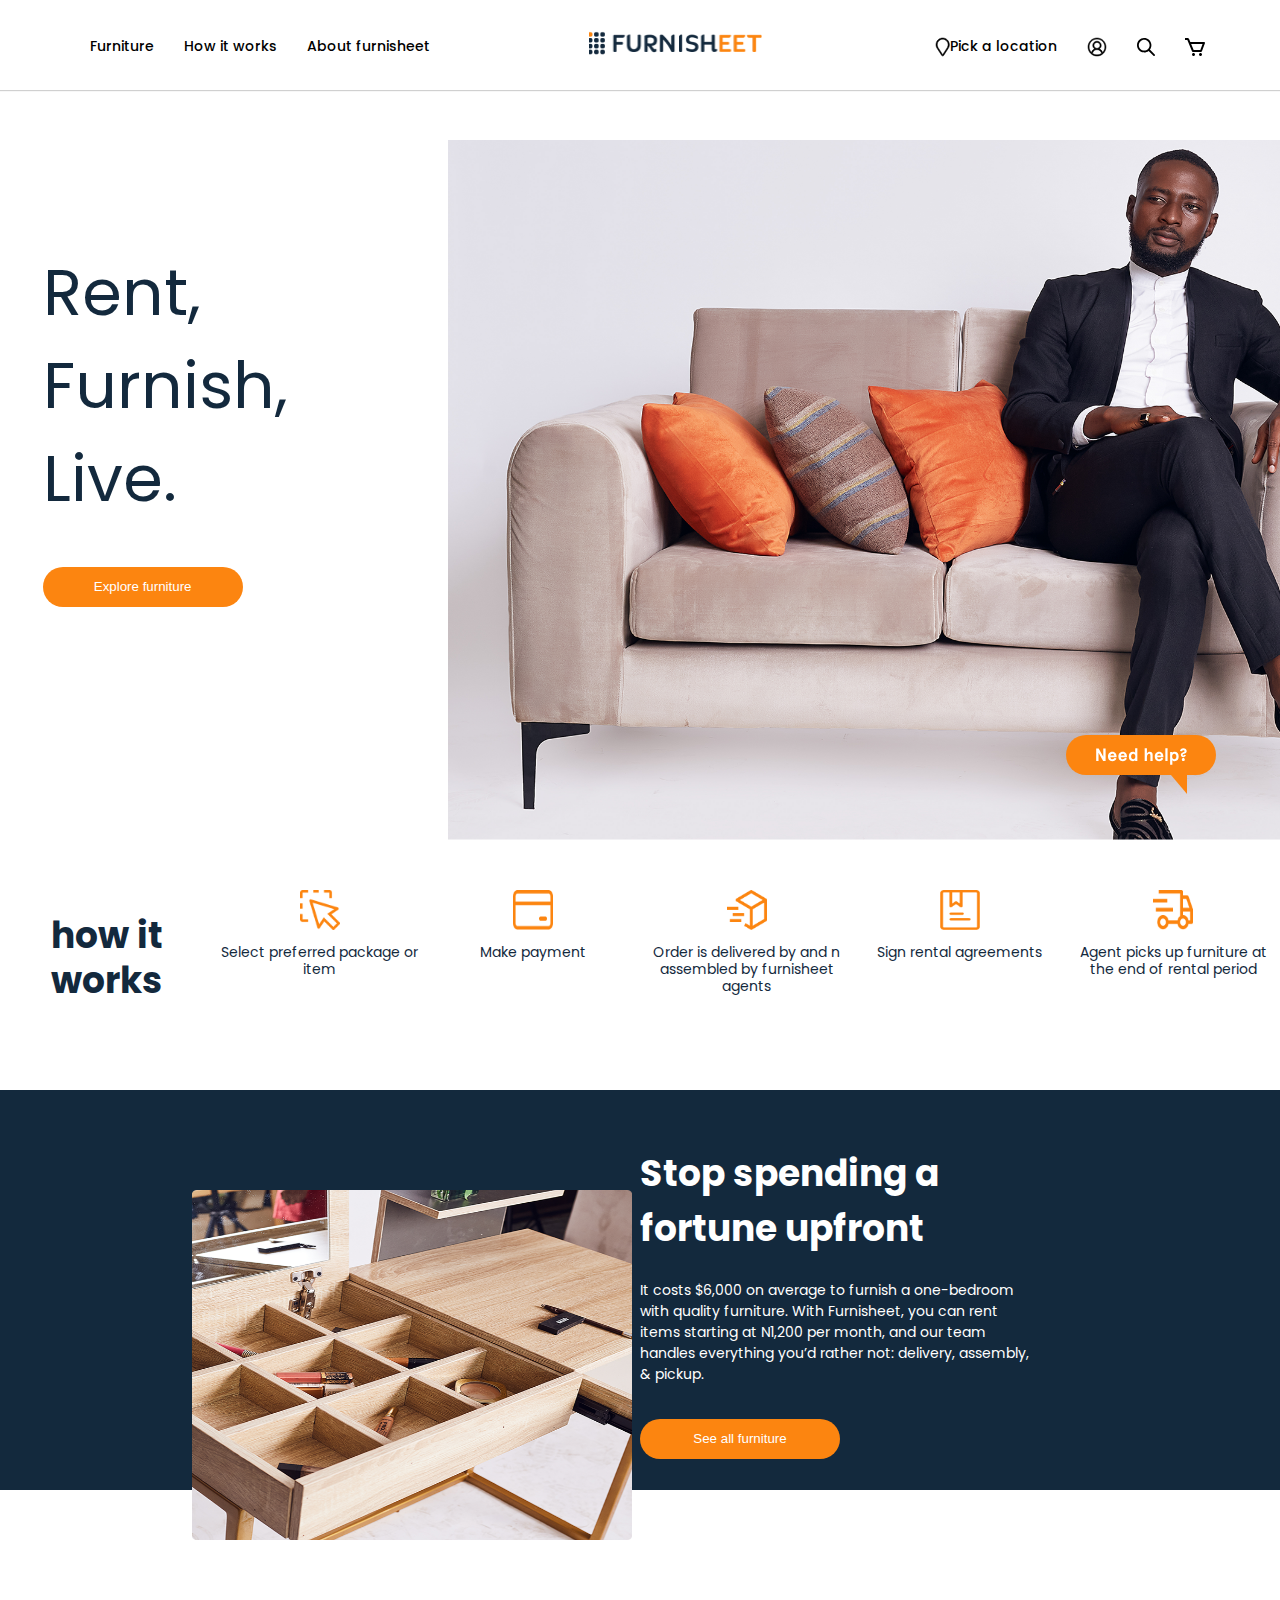
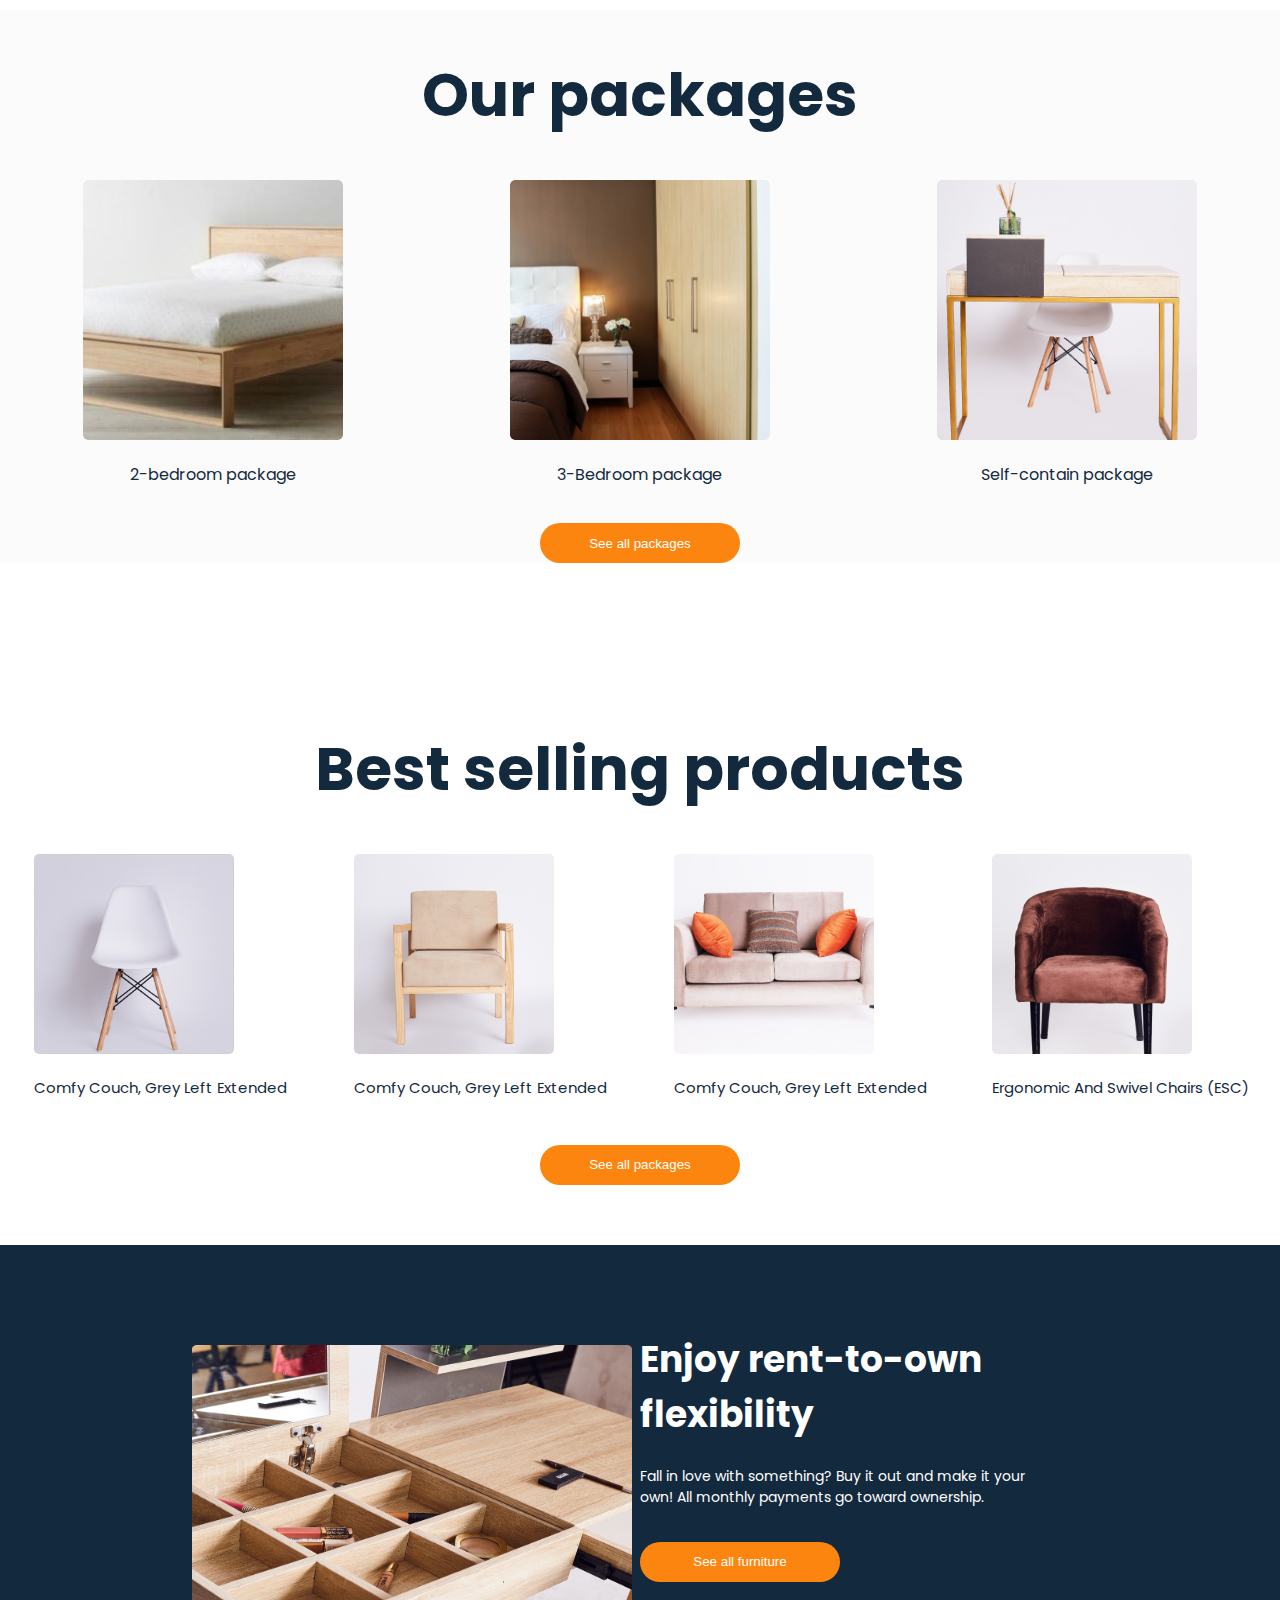
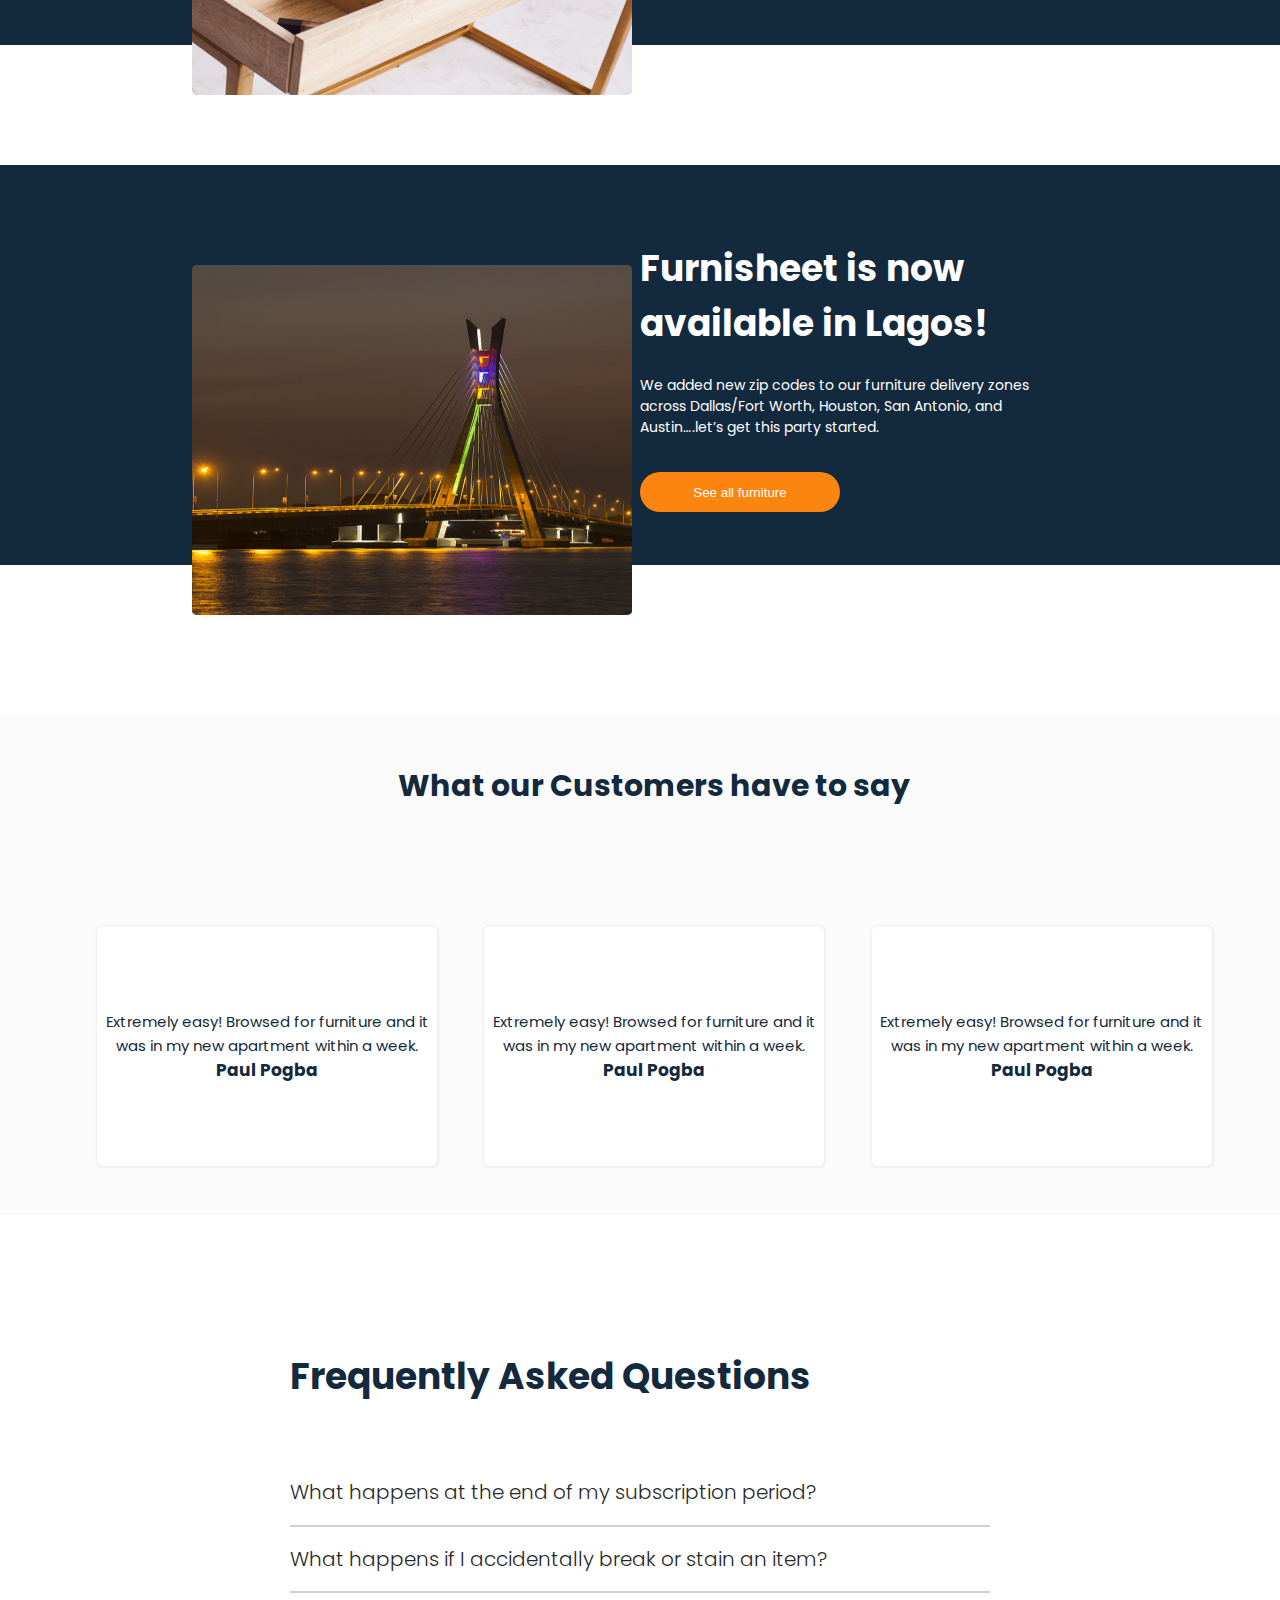
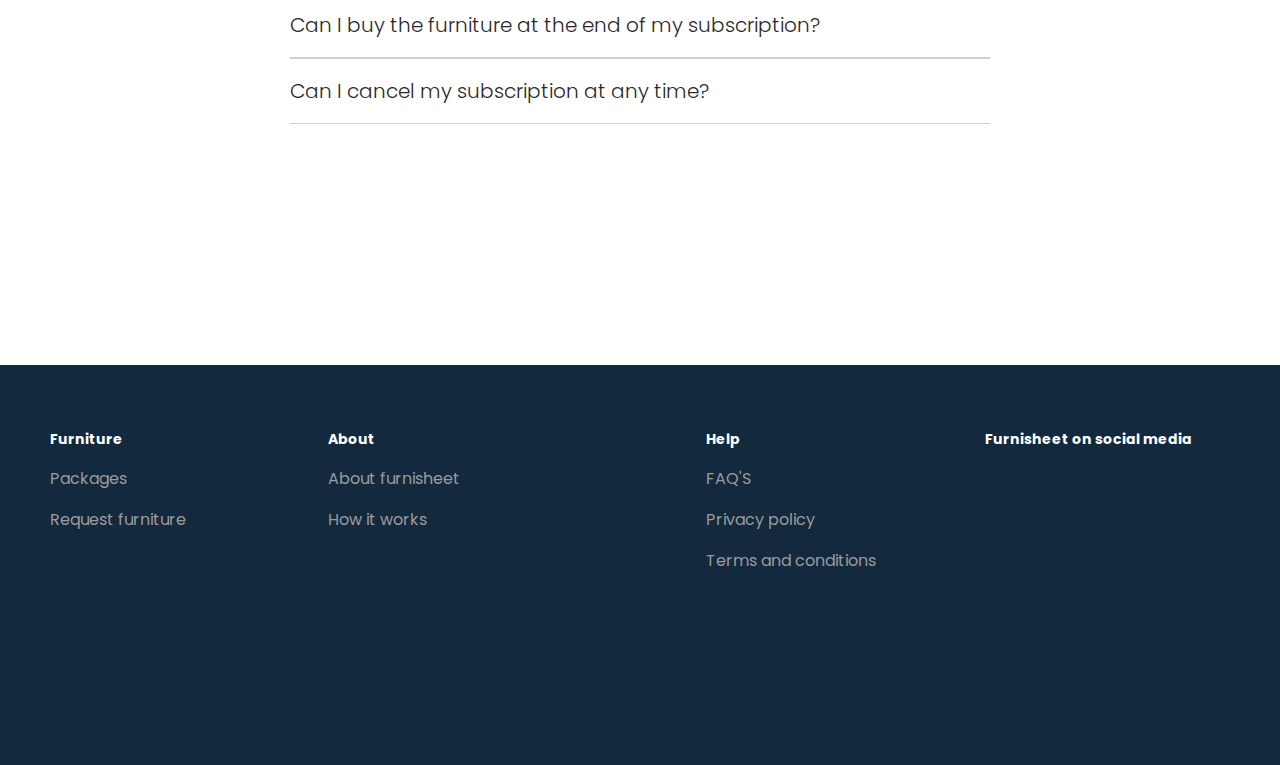
<file: index.html>
<!DOCTYPE html>
<html lang="en">
<head>
    
    <meta charset="UTF-8">
    <meta name="viewport" content="width=device-width, initial-scale=1.0">
    <title>Furnisheet</title>
   
    <link rel="stylesheet" href="css/index.css">
    <link rel="stylesheet" href="css/navbar.css">
  
    <link rel="stylesheet"  href="https://atugatran.github.io/FontAwesome6Pro/css/all.min.css" >
    <link rel="preconnect" href="https://fonts.googleapis.com">
<link rel="preconnect" href="https://fonts.gstatic.com" crossorigin>
<link href="https://fonts.googleapis.com/css2?family=Poppins:ital,wght@0,100;0,200;0,300;0,400;0,500;0,600;0,700;0,800;0,900;1,100;1,200;1,300;1,400;1,500;1,600;1,700;1,800;1,900&family=Roboto:ital,wght@0,100..900;1,100..900&display=swap" rel="stylesheet">
</head>
<body>
    
    

<nav class="navbar">
    <div class="navbar-container">
        <!-- navbar-left-->
        <div class="dropdown-menu">
            <a href="javascript:void(0);" class="icon" onclick="myFunction()">
                <i class="fa fa-bars"></i>
            </a>
            <ul class="menu-left">
           
                <li class="dropdown">
                    <a href="#" dropdown-toggle>Furniture</a>
                    <div class="mega-menu">
                        <div class="mega-column">
                            <h4>Categories</h4>
                            <ul>
                                <li><a href="#">Couch</a></li>
                                <li><a href="#">Sofa</a></li>
                                <li><a href="#">Chair</a></li>
                                <li><a href="#">Side Mirror</a></li>
                                <li><a href="#">Coffee Table</a></li>
                                <li><a href="all furniture.html">Shop all furniture →</a></li>
                            </ul>
                        </div>
                        <div class="mega-column">
                            <h4>Packages</h4>
                            <ul>
                                <li><a href="#">Self-Contained Room</a></li>
                                <li><a href="#">Two-Bedroom Flat</a></li>
                                <li><a href="#">Three-Bedroom Flat</a></li>
                                <li><a href="Allpackages.html">Shop all packages →</a></li>
                            </ul>
                        </div>
                    </div>
                 
               </li>
                <li><a href="#"> How it works</a></li>
                <li><a href="#"> About furnisheet</a></li>
                    
            </ul>
        </div>
        <!--logo-->
        <div class="logo">
            <img src="images/logo1.png" alt="logo" class="logo">
       
        </div>
        
         <!-- navbar-right-->
            <ul class="menu-right">
                <li>
                    <a href="javascript:void(0);" onclick="openLocationModal()">
                        <img src="images/Vector.svg">Pick a location
                    </a>
                
                    <!-- Checkbox Container (Hidden by Default) -->
                    <div id="locationModal" class="checkbox-container">
                        <button class="close-btn" onclick="closeLocationModal()">✖</button>
                        <div class="checkbox-title">Choose your delivery location</div>
                        
                        <!-- Lagos Option -->
                        <div class="option">
                            <input type="radio" id="lagos" name="location">
                            <label for="lagos">Lagos</label>
                        </div>
                
                        <!-- Abuja Option -->
                        <div class="option">
                            <input type="radio" id="abuja" name="location">
                            <label for="abuja">Abuja</label>
                        </div>
                    </div>
                </li>
                
                <li><a href="#"><img src="images/ACCOUNT.svg" ></a></li>
                <li><a href="#"><img src="images/SEARCH.svg" ></a></li>
                <li><a href="#"><img src="images/CART.svg" ></a></li>
            
          
            </ul>
           

        </div>
      
    </nav>
    
    <div class="body-section">
        
  
        <div class="container1">
                <div class="side1">
                    <div class="side1-content">
                        <div class="side1-flex">
                            <h1>Rent, </h1><h1>Furnish,</h1><h1>Live.</h1>
                        </div>   
                            
                        <input type="button" value="Explore furniture" class="button">
                        
                    </div>
                </div>

                <div class="side2">
                    <div class="side2-container">
                        <!-- Need Help Button (SVG) -->
                        <div id="needHelpBtn" class="need-help-btn">
                            <img src="images/Need Help_.svg" class="needhelp">
                            </div>
                            
                           <!-- Chatbox Container -->
                            <div id="chatbox" class="chatbox">
                                <div class="chatbox-header">
                                    <span>Chat with us</span>
                                    <button id="closeChatbox">&times;</button>
                                </div>
                                <div class="chatbox-body">
                                    <div class="chatbot-message">
                                        <span class="chatbot-name">Furnisheet</span>
                                        <p class="chat-message">How can we help you?</p>
                                    </div>
                                    <div class="user-input-container">
                                        <label class="user-message">
                                            <textarea id="userInput" placeholder="Type your message..."></textarea>
                                        </label>
                                        <button class="send-btn">Send Message</button>
                                    </div>
                                </div>
                            </div>

    
                        
                    </div>  
                    </div>
        </div>            

        <div class="container2">
            <div class="container2-content">
                <article class="container2-box">
                   <div><h1> how it <br>works</h1></div>
                </article>
                <article class="container2-box">
                   <div>
                    <img src="images/Select.png" alt="line" class="Select" >  
                    
                        <p>Select preferred package or item</p>
                    </div>
                </article>
               
                <article class="container2-box">
                    <div>
                     <img src="images/Pay.png" alt="line" class="Pay">   
                    
                        <p>Make payment</p>
                    </div>
                </article>
               
                <article class="container2-box">
                    <div>
                     <img src="images/Order.png" alt="line" class="Order"> 
                    
                        <p>Order is delivered by and n assembled by furnisheet agents</p>
                    </div>
                </article>
              
                <article class="container2-box">
                    <div>    
                     <img src="images/Sign.png" alt="line" class="Sign">
                    
                        <p>Sign rental agreements</p>
                    </div>
                </article>
 
                <article class="container2-box"> 
                    <div>
                     <img src="images/Delivery.png" alt="line" class="Delivery">  
                    
                        <p>Agent picks up furniture at the end of rental period</p>
                    </div>
                </article>
 
            </div>
        
        </div>
        <div class="container3">
            <div class="container3-content">
            <img src="images/Rectangle 198.png" alt="sofa" class="Rectangle 244">
            <div class="container3-text">
                <h1>Stop spending a fortune upfront</h1>
                <p> It costs $6,000 on average to furnish a one-bedroom with quality furniture.
                 With Furnisheet, you can rent items starting at N1,200 per month, and our team handles everything you’d rather not:
                 delivery, assembly, & pickup.</p>
                <input type="button" value="See all furniture" class="button">

            </div>

                
            </div> 
        </div>

        <div class="container4">
            <div class="container4-content">
                <article class="container4-content-article">
                  <h1>Our packages</h1>
                </article>
 
                    <article>
                        <img src="images/package1.png" alt="Group 1" class="Group 1">
                        <div>    
                            <p>2-bedroom package</p>
                        </div>
                    </article>

                    <article>
                        <img src="images/package2.png" alt="Group 2" class="Group 2">
                        <div>                       
                            <p>3-Bedroom package</p>
                        </div>
                    </article>

                    <article>
                        <img src="images/package3.png" alt="Group 3" class="Group 3">
                        <div>
                            <p>Self-contain package</p>
                        </div>
                    </article>
    
                <input type="button" value="See all packages" class="button">
            </div>
        </div>
        <div class="container5">
            <div class="container5-content">
                <article class="container5-content-article">
                  <h1>Best selling products</h1>
                </article>
 
                    
                    <article>
                        <img src="images/product2.png" alt="Group 2" class="Group 2">
                        <div>                       
                            <p>Comfy Couch, Grey Left Extended</p>
                        </div>
                    </article>

                    <article>
                        <img src="images/product1.png" alt="Group 1" class="Group 1">
                        <div>    
                            <p>Comfy Couch, Grey Left Extended</p>
                        </div>
                    </article>


                    <article>
                        <img src="images/product3.png" alt="Group 3" class="Group 3">
                        <div>
                            <p>Comfy Couch, Grey Left Extended</p>
                        </div>
                    </article>
                    <article>
                        <img src="images/product4.png" alt="Group 4" class="Group 3">
                        <div>
                            <p>Ergonomic And Swivel Chairs (ESC)</p>
                        </div>
                    </article>
    
    
                <input type="button" value="See all packages" class="button">
            </div>
        </div>
        <div class="container6">
            <div class="container6-content">
            <img src="images/Rectangle 244.png" alt="sofa" class="Rectangle 244">
            <div>
                <h1>Enjoy rent-to-own flexibility</h1>
                <p> Fall in love with something? Buy it out and make it your own! All monthly payments go toward ownership.
                </p>
                <input type="button" value="See all furniture" class="button">

            </div>

                
            </div> 
        </div>
        <div class="container7">
            <div class="container7-content">
                
                <div>
                    <h1>Furnisheet is now available in Lagos!</h1>
                    <p>
                        We added new zip codes to our furniture delivery zones across Dallas/Fort Worth, 
                        Houston, San Antonio, and Austin….let’s get this party started.
                    </p>
                    <input type="button" value="See all furniture" class="button">
                </div>

                <img src="images/Rectangle 240.png" alt="sofa" class="Rectangle 240">
            </div> 
        </div>
         <div class="container8">
            <div class="container8-content">
               <div class="container8-header">What our Customers have to say</div>
               <div class="arrow"><i class="fa-regular fa-circle-arrow-left"></i></i></div>
              
               <div class="container8-box">
                <div class="reviews">
                    <i class="fa-solid fa-star"></i>
                    <i class="fa-solid fa-star"></i>
                    <i class="fa-solid fa-star"></i>
                    <i class="fa-regular fa-star"></i>
                    <i class="fa-regular fa-star"></i>
                </div>
                <div class="container8-comment">
                    <p>
                        Extremely easy! Browsed for furniture and it was in my new apartment within a week.<br>
                        <span> Paul Pogba</span>
                    </p>
                </div>


               </div>
               <div class="container8-box">
                <div class="reviews">
                    <i class="fa-solid fa-star"></i>
                    <i class="fa-solid fa-star"></i>
                    <i class="fa-solid fa-star"></i>
                    <i class="fa-solid fa-star"></i>
                    <i class="fa-solid fa-star"></i>
                </div>
                <div class="container8-comment">
                    <p>
                        Extremely easy! Browsed for furniture and it was in my new apartment within a week.<br>
                        <span> Paul Pogba</span>
                    </p>
                </div>


               </div>
               <div class="container8-box">
                <div class="reviews">
                    <i class="fa-solid fa-star"></i>
                    <i class="fa-solid fa-star"></i>
                    <i class="fa-solid fa-star"></i>
                    <i class="fa-regular fa-star"></i>
                    <i class="fa-regular fa-star"></i>
                </div>
                <div class="container8-comment">
                    <p>
                        Extremely easy! Browsed for furniture and it was in my new apartment within a week.<br>
                        <span> Paul Pogba</span>
                    </p>
                </div>


               </div>
              <div class="arrow"> <i class="fa-regular fa-circle-arrow-right"></i></i> </div>
                    
            </div>
        </div>
        <div class="container9">
            <div class="container9-content">
                
            
                               
                <div class="container9-box">
                    <div class="container9-header">Frequently Asked Questions</div>
                <div class="container9-comment">
                    <p>
                        <label class="faq-toggle">
                    
                            <span><i class="fa-regular fa-circle-caret-down"></i></span>
                        </label>
                        What happens at the end of my subscription period?
                       
                        <div class="dropdown-content">
                            <h4>You can cancel your subscription at any time via your account settings. Refunds depend on your subscription plan.</h4>
                        </div>
                    </p> 
                </div>

                </div>
                <div class="container9-box">
                    <div class="container9-comment">
                        <p>  <label class="faq-toggle">
                            
                            <span><i class="fa-regular fa-circle-caret-down"></i></span>
                        </label>
                            
                            What happens if I accidentally break or stain an item?
                           
                            <div class="dropdown-content">
                                <h4>You can cancel your subscription at any time via your account settings. Refunds depend on your subscription plan.</p>
                            </div>
                        </p>   
                    </div>
                
                </div>
                <div class="container9-box">
                    <div class="container9-comment">
                        <p> <label class="faq-toggle">
                            
                            <span><i class="fa-regular fa-circle-caret-down"></i></span>
                        </label>

                            Can I buy the furniture at the end of my subscription?
                            
                            <div class="dropdown-content">
                                <h4>Don't stress, we know life happens! We offer upholstery on our items that is commercial grade and is made for living.
                                    We can typically get most stains out to make the furniture look as-good-as-new once we receive the furniture back at the end of your subscription. For minor cleaning or spills, refrence our Furniture Care Guide for best practices.
                                   For more extensive stains or damages, please contact us so we can discuss and evaluate next steps.</h4>
                            </div>
                        </p> 
                    </div>
                </div>
                <div class="container9-box">
                    <div class="container9-comment">
                        <p>  <label class="faq-toggle">
                            <span><i class="fa-regular fa-circle-caret-down"></i></span>
                            </label>
                          
                            Can I cancel my subscription at any time?
                            
                            <div class="dropdown-content">
                                <div class="dropdown-comment">
                                <h4>You can cancel your subscription at any time via your account settings. Refunds depend on your subscription plan.</h4>
                                </div>
                            </div>
                        </p>
                       
                    </div>
                </div>
            </div>
        </div>
        <div class="container10">
            <footer class="container10-content">
            <div class="footer-content">
                <div class="padding">
                    <h3>Furniture</h3>
                    <p><a href="#">Packages</a></p>
                    <p><a href="#">Request furniture</a></p>
                </div>
            </div>
            <div class="footer-content">
                <h3>About</h3>
                <p><a href="#">About furnisheet</a></p>
                <p><a href="#">How it works</a></p>
            </div>
            <div class="footer-content">
                <div class="padding">
                    <h3>Help</h3>
                    <p><a href="#">FAQ'S</a></p>
                    <p><a href="#">Privacy policy</a></p>
                    <p><a href="#">Terms and conditions</a></p>
                </div>
            </div>
            <div class="footer-content">
                
                <h3>Furnisheet on social media</h3>
                <span class="socials"><a href="#"><i class="fa-brands fa-twitter"></i></a></span>
                <span class="socials"><a href="#"><i class="fa-brands fa-instagram"></i></a></span>
                </div>
                




            </footer>

        </div>
              
                     
        
        
    </div> 
                
    <script src="js/index.js"></script>

</body>    

</html>
</file>
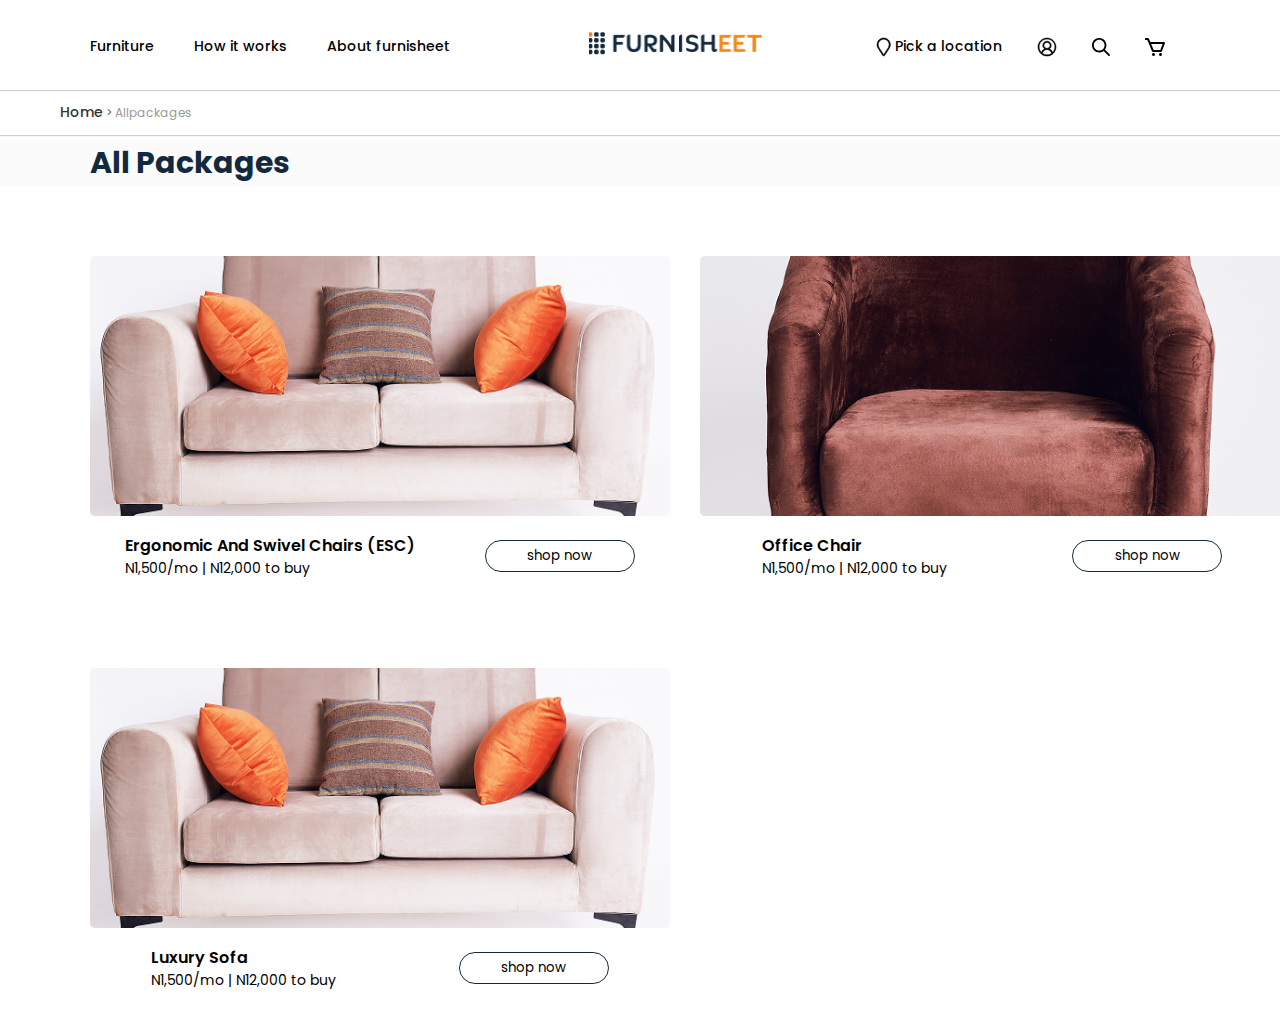
<file: Allpackages.html>
<!DOCTYPE html>
<html lang="en">
<head>
    <meta charset="UTF-8">
    <meta name="viewport" content="width=device-width, initial-scale=1.0">
    <title></title>
</head>
<link rel="stylesheet"  href="https://atugatran.github.io/FontAwesome6Pro/css/all.min.css" >
<link href="https://fonts.googleapis.com/css2?family=Poppins:ital,wght@0,100;0,200;0,300;0,400;0,500;0,600;0,700;0,800;0,900;1,100;1,200;1,300;1,400;1,500;1,600;1,700;1,800;1,900&family=Roboto:ital,wght@0,100..900;1,100..900&display=swap" rel="stylesheet">
<link rel="stylesheet" href="css/navbar.css">
<link rel="stylesheet" href="css/all-packages.css">

<body>
   
    <nav class="navbar">
        <div class="navbar-container">
            <!-- navbar-left-->
            <div class="dropdown-menu">
                <a href="javascript:void(0);" class="icon" onclick="myFunction()">
                    <i class="fa fa-bars"></i>
                </a>
                <ul class="menu-left">
            
                    <li class="dropdown">
                        <a href="#" dropdown-toggle>Furniture</a>
                        <div class="mega-menu">
                            <div class="mega-column">
                                <h4>Categories</h4>
                                <ul>
                                    <li><a href="#">Couch</a></li>
                                    <li><a href="#">Sofa</a></li>
                                    <li><a href="#">Chair</a></li>
                                    <li><a href="#">Side Mirror</a></li>
                                    <li><a href="#">Coffee Table</a></li>
                                    <li><a href="#">Shop all furniture →</a></li>
                                </ul>
                            </div>
                            <div class="mega-column">
                                <h4>Packages</h4>
                                <ul>
                                    <li><a href="#">Self-Contained Room</a></li>
                                    <li><a href="#">Two-Bedroom Flat</a></li>
                                    <li><a href="#">Three-Bedroom Flat</a></li>
                                    <li><a href="#">Shop all packages →</a></li>
                                </ul>
                            </div>
                        </div>
                    
                </li>
                    <li><a href="#"> How it works</a></li>
                    <li><a href="#"> About furnisheet</a></li>
                        
                </ul>
            </div>
            <!--logo-->
            <div class="logo">
                <img src="images/logo1.png" alt="logo" class="logo">
        
            </div>
            
            <!-- navbar-right-->
                <ul class="menu-right">
                    <li>
                        <a href="javascript:void(0);" onclick="openLocationModal()">
                            <img src="images/Vector.svg"> Pick a location
                        </a>
                    
                        <!-- Checkbox Container (Hidden by Default) -->
                        <div id="locationModal" class="checkbox-container">
                            <button class="close-btn" onclick="closeLocationModal()">✖</button>
                            <div class="checkbox-title">Choose your delivery location</div>
                            
                            <!-- Lagos Option -->
                            <div class="option">
                                <input type="radio" id="lagos" name="location">
                                <label for="lagos">Lagos</label>
                            </div>
                    
                            <!-- Abuja Option -->
                            <div class="option">
                                <input type="radio" id="abuja" name="location">
                                <label for="abuja">Abuja</label>
                            </div>
                        </div>
                    </li>
                    
                    <li><a href="#"><img src="images/ACCOUNT.svg" ></a></li>
                    <li><a href="#"><img src="images/SEARCH.svg" ></a></li>
                    <li><a href="#"><img src="images/CART.svg" ></a></li>
            </ul>
            
            <!-- Breadcrumbs -->
        </div>
    
        <div class="breadcrumbs-container">
            <div class="breadcrumbs"></div>
            </div>
    </nav>
    <div class="All-packages-body">
        <div class="packages">
            <h1>All Packages</h1>
        </div>
       
        <div class="all-packages">
            <div class="packages-item">
                <img src="images/Rectangle 51 (3).png" alt="Ergonomic And Swivel Chairs">
                <div class="packages-item-text">
                    <div class="price-tag">
                        <h3>Ergonomic And Swivel Chairs (ESC)</h3>
                        <p>N1,500/mo | N12,000 to buy</p>
                   </div>
                    <button class="shop-packages-btn">shop now</button>

                </div>
            </div>
        
            <div class="packages-item">
                <img src="images/Rectangle 2 (1).png" alt="Office Chair">
                <div class="packages-item-text">
                    <div class="price-tag">
                    <h3>Office Chair</h3>
                 
                    <p>N1,500/mo | N12,000 to buy</p></div>
                    <button class="shop-packages-btn">shop now</button>
                    
                </div>
            </div>
        
            <div class="packages-item">
              
                <img src="images/Rectangle 51 (3).png" alt="Luxury Sofa">
                <div class="packages-item-text">
                    <div class="price-tag"> 
                        <h3>Luxury Sofa</h3>
                        <p>N1,500/mo | N12,000 to buy</p> 
                   </div>
                        <button class="shop-packages-btn">shop now</button>
                  
                </div>

            </div>
        
        
        


    </div>     
    
    

    <footer>

    </footer>
    <script src="js/index.js"></script>
    <script src="js/all-furniture.js"></script>
</body>
</html>
</file>
<file: css/index.css>
/* General Styles */
@font-face {
    font-family: poppins;
    src: url('https://fonts.googleapis.com/css2?family=Poppins:wght@300;400;500;600;700&display=swap');
}

body, html {
    margin: 0px;

    height: 100%;
    box-sizing: border-box;
    font-family:'poppins';

    max-height: 100vh;
    
}
.body-section{
     max-width: 100%;
}
/* Navbar */


.body-section{
    display: flex;
    flex-direction: column;
    max-width: 100%;
    height: 100%;
    z-index: -1;
    
}
.container1 {
    display: flex;
    max-width: 100%;
    height: 700px;
    position: relative;
    flex-wrap: wrap; /* Ensures content wraps if needed */
}

.side1 {
    flex: 1;
    height: inherit;
    
}

.side2 {
    flex: 2;
    min-height: 355px;
    background-image: url('/images/hero-image.png');
    background-size: cover;
    background-repeat: no-repeat;
    background-position: center;
    background-attachment: scroll;
     
}
.needhelp{
    position:absolute;
    top: 85%;
    right: 5%;
    cursor: pointer;
    z-index: 1000;
}

  
  
  
  .chatbox {
    display: none;
    position: fixed;
    bottom: 80px;
    top: 20px;
    right: 20px;
    width: 420px;
    height: 570px;
    background: #fff;
    border-radius: 20px;
    box-shadow: 0 4px 10px rgba(0, 0, 0, 0.2);
    z-index: 1000;
    flex-direction: column;
    overflow-x: hidden;
    overflow-y: scroll;
  }
  
  /* Chatbox Header */
.chatbox-header {
    background: #f5f5f5;
    padding: 15px;
    font-weight: bold;
    display: flex;
    justify-content: space-between;
    align-items: center;
    
}

/* Close Button */
.chatbox-header button {
    background: none;
    border: none;
    font-size: 20px;
    cursor: pointer;
}

/* Chatbox Body */
.chatbox-body {
    padding: 20px;
    flex: 1;
    display: flex;
    flex-direction: column;
    justify-content: space-between;
    max-height: 300px;
    overflow-y: auto;
    
}
/* Style for received messages (from the system) */
.received-message {
    background-color: #F1F1F1; /* Light Gray */
    color: #333;
    padding: 10px;
    border-radius: 10px;
    margin: 5px 0;
    max-width: 70%;
    word-wrap: break-word;
    align-self: flex-start; /* Align received messages to the left */
}


/* Style for sent messages (from the user) */

.chat-message {
    background-color:#FC8510;
    color:#333 ;
    padding: 10px;
    border-radius: 10px;
    margin: 5px 0;
    max-width: 80%;
    word-wrap: break-word;
    align-self: flex-end; /* Align messages to the right */
}




.chatbot-name {
    font-size: 12px;
    color: gray;
    
}

.chat-message {
    background: #f0f0f0;
    padding: 10px 15px;
    border-radius: 10px;
    max-width: 90%;
    width: 70%;
}

/* User Input Area */
.user-input-container {
    display: flex;
    flex-direction: column;
    width:94%;
    position: absolute;
    bottom: 0;
    left: 0;
    background: white;
    padding: 10px;
    align-items: flex-end;

}

/* User Message Bubble */
.user-message {
    color: white;
    padding: 10px 15px;
    border-radius: 10px;
    max-width: 90%;
    width: 70%;
    margin-bottom: 10px;
}

/* Text Input */
textarea#userInput {
    width: 100%;
    min-height: 50px;
    border-radius: 10px;
    padding: 10px;
    border: 1px solid #ddd;
    resize: none;
    font-family: inherit;
}

/* Send Button */
.send-btn {
    width: 100%;
    background: #ff7f00;
    color: white;
    border: none;
    padding: 15px;
    border-radius: 10px;
    cursor: pointer;
    margin-top: 10px;
    margin-bottom: 10px;
 

}
  
  
.side1-content {
    display: flex;
    flex-direction: column;
    max-width: 555px;
    min-width:400px;
    height: 100%;
    overflow: hidden;
    padding-left: 10%;
    padding-top: 20%;
}

.side1-content h1 {
    font-size: 4rem;
    font-weight: 400;
    line-height: 50px;
    color: #13293D;
}

.side1-content .button {
    background-color: #FC8510;
    color: #fff;
    border: none;
    padding: 10px 20px;
    border-radius: 40px;
    margin-top: 20px;
    width: 200px;
    height: 40px;
    cursor: pointer;
}

.side1-content .button:hover {
    color: #fff;
    background-color: #e07b00;
}

.side1-content .button:hover{
    color: #ffff;
    background-color: #e07b00;
    border: none;
    padding: 10px 20px;
    border-radius: 40px;
    margin-top: 20px;
    width: 200px;
    height: 40px;
    cursor: pointer;
}
.container2 {
    margin-top:50px ;
    margin-bottom: 50px;
    max-width: auto;
    height: 250px;
    
     
        
}
.container2 .container2-content{
 
    display: grid;
    grid-template-columns:  1fr 1fr 1fr 1fr 1fr 1fr;
    align-content: center;
    height: auto;
    width: auto;
    align-items: center;
    justify-items:center;

}
.container2-box
{
 display: grid;
 height: 150px;
 grid-template-rows: 0.1fr ;
 align-items: center;
 justify-items: c;
}
.container2-box img
{
    width: 40px;
    height: 40px;
    

}   

.container2-box div{
    display: flex;
    flex-direction: column;
    align-items: center;
}
.container2-box h1{
    color: #13293D;
    font-size: 36px;
    font-weight: 700;
    line-height: 44.82px;
    text-align: left;
    
}
.container2-box p{
    width: auto;
    font-size: 14px;
    font-weight: 400;
    line-height: 16.95px;
    text-align: center;
    color: #13293D;

}

 




.container3
{
    display: flex;
    max-width: 100%;
    position: relative;}
    
.container3-content{
    display: grid;
    max-width: auto;
    height: 400px;
    overflow: hidden;
    background-color: #13293D;
    padding-left: 50px;
    padding-right: 50px;
    grid-template-columns:  1fr  1fr 1fr 1fr 1fr 1fr;
    align-content: center;
}
.container3-content img{
    width: 440px;
    height: 350px;
    position: absolute;
    display: grid;
    left: 15%;
    top: 25%;
    
}

.container3-content h1{
    font-size: 36px;
    font-weight: 700;
    color: #ffff;}
    
.container3-content p{
    font-size: 14px;
    line-height: rem;
    color: #ffff;
    ;
}
.container3-content div{
    grid-column:4/6  ;
    
    

}
.container3 .button{
    background-color: #FC8510;
    color: #ffff;
    border: none;
    padding: 10px 20px;
    border-radius: 40px;
    margin-top: 20px;
    width: 200px;
    height: 40px;
    cursor: pointer;
}
.container3 .button:hover{
    color: #ffff;
    background-color: #e07b00;
    border: none;
    padding: 10px 20px;
    border-radius: 40px;
    margin-top: 20px;
    width: 200px;
    height: 40px;
    cursor: pointer;
}
.container4{
    
    height: 600px;
    background-color:#FBFBFB;
    margin-top: 120px;

}
.container4-content{
    width: inherit;
    display: grid;
    grid-template-columns:1fr 1fr 1fr;
    align-items: center;
    justify-items: center;

}
.container4-content img{
    width: 260px;
    height: 260px;
    border:0px;
    border-radius: 5px;
}
.container4-content-article {
    grid-column: span 3;
    font-size: 30px;
    font-weight: 700;
    color: #13293D;
}
.container4-content p{
    font-size: 16px;
    line-height: 1.5rem;
    color: #13293D;
    text-align: center;
}
.container4-content .button{
    background-color: #FC8510;
    color: #ffff;
    border: none;
    padding: 10px 20px;
    border-radius: 40px;
    margin-top: 20px;
    width: 200px;
    height: 40px;
    cursor: pointer;
    grid-column: span 3;
}
.container5{
    
    height: 600px;
    margin-top: 120px;
    margin-bottom:60px ;
}
.container5-content{
    width: inherit;
    display: grid;
    grid-template-columns:1fr 1fr 1fr 1fr;
    align-items: center;
    justify-items: center;

}
.container5-content img{
    width: 200px;
    height: 200px;
    border:0px;
    border-radius: 5px;
}
.container5-content-article {
    grid-column: span 4;
    font-size: 30px;
    font-weight: 700;
    color: #13293D;
}
.container5-content p{
    font-size: 15px;
    line-height: 1.5rem;
    color: #13293D;
    text-align: center;
}
.container5-content .button{
    background-color: #FC8510;
    color: #ffff;
    border: none;
    padding: 10px 20px;
    border-radius: 40px;
    margin-top: 30px;
    width: 200px;
    height: 40px;
    cursor: pointer;
    grid-column: span 4;
}
.container6
{
    display: flex;
    max-width: 100%;
    position: relative;}
    
.container6-content{
    display: grid;
    max-width: auto;
    height: 400px;
    overflow: hidden;
    background-color: #13293D;
    padding-left: 50px;
    padding-right: 50px;
    grid-template-columns:  1fr  1fr 1fr 1fr 1fr 1fr;
    align-content: center;
}
.container6-content img{
    width: 440px;
    height: 350px;
    position: absolute;
    display: grid;
    left: 15%;
    top: 25%;
    
}

.container6-content h1{
    font-size: 36px;
    font-weight: 700;
    color: #ffff;}
    
.container6-content p{
    font-size: 14px;
    line-height: rem;
    color: #ffff;
    ;
}
.container6-content div{
    grid-column:4/6  ;
    
    

}
.container6 .button{
    background-color: #FC8510;
    color: #ffff;
    border: none;
    padding: 10px 20px;
    border-radius: 40px;
    margin-top: 20px;
    width: 200px;
    height: 40px;
    cursor: pointer;
}
.container6 .button:hover{
    color: #ffff;
    background-color: #e07b00;
    border: none;
    padding: 10px 20px;
    border-radius: 40px;
    margin-top: 20px;
    width: 200px;
    height: 40px;
    cursor: pointer;
}
.container7
{   
    margin-top: 120px;
    display: flex;
    max-width: 100%;
    position: relative;}
    
.container7-content{
    display: grid;
    max-width: auto;
    height: 400px;
    background-color: #13293D;
    padding-left: 50px;
    padding-right: 50px;
    grid-template-columns:  1fr  1fr 1fr 1fr 1fr 1fr;
    align-content: center;
}
.container7-content img{
    width: 440px;
    height: 350px;
    position: absolute;
    display: grid;
    left: 15%;
    top: 25%;
    
}

.container7-content h1{
    font-size: 36px;
    font-weight: 700;
    color: #ffff;}
    
.container7-content p{
    font-size: 14px;
    line-height: rem;
    color: #ffff;
    ;
}
.container7-content div{
    grid-column:4/6  ;
    
    

}
.container7 .button{
    background-color: #FC8510;
    color: #ffff;
    border: none;
    padding: 10px 20px;
    border-radius: 40px;
    margin-top: 20px;
    width: 200px;
    height: 40px;
    cursor: pointer;
}
.container7 .button:hover{
    color: #ffff;
    background-color: #e07b00;
    border: none;
    padding: 10px 20px;
    border-radius: 40px;
    margin-top: 20px;
    width: 200px;
    height: 40px;
    cursor: pointer;
}
.container8
{
margin-top: 150px;
height: 700px;
width: 100%;
position: relative;
display: relative; 
background-color: #FBFBFB;}

.container8-content{

    display: grid;
    overflow: hidden;
    height: 500px;
    padding-left: 50px;
    padding-right: 50px;
    grid-template-columns: 0.5fr 1fr 1fr  1fr 0.5fr ;
    gap: 4%;
    justify-items: center;
    align-items: center;
    
}
.container8-content .container8-header{
    grid-column: span 5;
    font-size: 30px;
    font-weight: 700;
    color: #13293D;
}
.container8-content .container8-box{
    background-color: #ffff;
    display: flex;
    flex-direction: column;
    align-items: center;
    justify-content: center;
    height: 240px;
    width: 340px;
    border: 1px transparent #13293D;
    border-radius: 6px;
    box-shadow: 0.4px 0.6px 2px  1px #f0eded;
    ;

}
.container8-content .container8-box p{
   font-size: 15px;
       line-height: 1.5rem;
    color: #13293D;
    font-weight:400;
    text-align: center;
    
}
.container8-content .container8-box span{
   
    font-size: 17px;
    font-weight: 700;
    padding-top: 50px
    
}
.container8-content .container8-box .reviews{
    text-align: center;
    color:#FC8510;
    cursor:pointer;   
 }
 .container8-content .arrow{
    
    font-size: 20px;
    color: #13293D;
}
.container8-content .arrow :hover{
    
    color:#FC8510;
}
.container8-content .arrow :active{
    
    color:#FC8510;
}
.container9{
 
    height: 650px;
    width: 100%;
    
}
.container9-content {
    width: inherit;
   display: flex;
   height: inherit;
   flex-direction: column;
   justify-content: center;
   align-items: center; 
}
.container9-content .container9-header{ 
display: flex;
height: 45px;
font-size: 36px;
width: 700px;
font-weight: 700;
line-height: 44.82px;
color: #13293D;
padding-bottom: 60px;


         

}
.container9-content  .container9-box {
     width: 700px;
     border-top: 1px  solid  #D0D0D0;
     ;
     border-bottom: 1px solid  #D0D0D0;
     ;
     
   }

   .container9-box:first-child{
    border-top: none;
   }

   .container9-comment {
    position: relative;

}
  

.container9-content  .container9-box p{
    font-size: 20px;
    font-weight: 300;
    line-height: 24.22px;
    color:#282828;
    
  }
.dropdown-content{
    display: none;
 
}
.dropdown-content h4{
   font-size: 13px;
   font-weight:normal;
   display: flex;
   
}
.dropdown-comment{
    display: flex;
    flex-direction: column;
    align-items: center;
    justify-content: center;
   
}


  /* Style the label */
.faq-toggle 
{   
    display: flex;
    flex-direction: column;
    margin: auto 0;
    float: right;
    cursor: pointer;
    font-size: 24px;
    color: #13293D;
    transition: color 0.3s ease;
}
  
 
  
  /* Hover effect */
  .faq-toggle:hover {
    color: #FC8510;
  }
  
  /* Hide the checkbox */
  .toggle-checkbox {
    display: none;
  }
  
  /* Rotate the icon when checkbox is checked */
  .toggle-checkbox:checked + span i {
    transform: rotate(180deg);
    
  }
  .toggle-checkbox:checked ~ .dropdown-content {
    display: block; 
  }
  .container10{
    margin-top: 100px;
    height: 350px;
    width: 100%;
    
 
  }
  
  .container10-content{
    height: inherit;
    width: inherit;
    display: grid;
    grid-template-columns: 1fr 1fr 1fr .9fr;    
    padding-top: 50px;  
    background-color: #13293D;
  }
  .padding{
    padding-left: 50px;
  }
  .footer-content,a{
    color:#9B9B9B;

    text-decoration: none;
    
  } 
  .footer-content h3{
    color: #Ffff;
    font-size: 18px;
    font-weight: 700;
      } 
    .footer-content h3 {
        font-size: 14px;
        font-weight: 700;
    }
    .socials {
       padding: 5px;
       color: #ffff;
    }
   

 /* Mobile and Tablet Styles */

 @media (max-width: 800px) {
    body {
        max-width: 100%;
        overflow-x: hidden;

    }
    .body-section {
        max-width: 100%;
        ;
    }
    .container1 {
        flex-direction: column-reverse; /* Adjust layout for mobile */
        height: auto;/* Let content determine height */
        max-width: 100%; /* Ensure it fits the viewport */
    }
    .side1{
        display: flex;
        flex-direction: column;
    
     }

    .side1-content {
        height: fit-content;
        width: 100%;
        max-width: 90%;
        flex-direction: column; /* Display words horizontally */
        justify-items: center; /* Center horizontally */
        align-items: center;
       padding: 30px 0px 30px 0;


    }
    .side1-flex{
        display: flex;
        flex-direction: row;
        justify-content: center;
        max-width:100% ;
    }
     
    .side1-content h1 {
        font-size: 32px; /* Adjust font size for mobile */;
        margin-right: 8px;
    }
    .side1-content .button {
        max-width:100% ;
        display: flex;
        justify-self: center;
        align-self: center; /* Full width for mobile */
    }

    .side2 {
        background-size: cover; /* Adjust background size for smaller screens */
        background-position:top; /* Center the image */
        flex: 2; /* Equal width for both sections */
        height: 500px; /* Adjust height for content */
        padding: 0px;
        max-width: 100%;
    }
    
.needhelp{
    position:absolute;
    top: 50%;
    right: 5%;
    width: 70px;
    height: 30px;
}

.chatbox {
    width: 90%;
    height: 500px;
    right: 5%;
    bottom: 100px;
  }

    .container2{
        display: none;
    }

    .container3 {
        display: block;
        margin-top: 50px;
    }
    .container3-content {
        display: flex;
        flex-direction: column;
        height: 600px;
        min-width: 100%;
        padding: 0px;
    }

    .container3-content img {
        position: static;
        min-width: 100%;
        height: 260px;
    
    }
    .container3-content div {
        width: 100%;
        max-width: 100%;   
        display: grid;
        flex-direction: column;
        align-items: center;
        justify-items: center;
        margin-top: 30px;
        height: auto;
    }
    .container3-content p {
        font-size: 13px;
        font-weight: 300;
        width: 90%;
        word-wrap: break-word;
    }
    .container3-content h1 {
        font-size: 20px;
        line-height: 28px;
    }
    .container3-content button {
        display: flex;
        align-self: center;
        justify-self: center;
    }
    .container4-content {
        max-width: 100%;
        grid-template-columns: 1fr 1fr;
        gap: 4px;
        }   
    
    .container4-content img {
        max-width: 150px;
        height: auto;
    }
    .container4-content-article {
        grid-column: span 2;
        font-size: 22px;
        font-weight: 700; 
        color: #13293D;
    }
    .container4-content p {
        font-size: 10px;
        line-height: 1.5rem;
        color: #13293D;
        text-align: center;
    }
    .container4-content .button {
        grid-column: span 2;
    }
    
    .container5{height: fit-content;}
    .container5-content {

        max-width: 100%;
        grid-template-columns: 1fr 1fr;
        gap: 4px;   
    }
    .container5-content img {
        max-width: 150px;
        height: auto;
    }
    .container5-content-article {
        grid-column: span 2;
        font-size: 22px;
        font-weight: 700;
        color: #13293D;
    }
    .container5-content p {
        font-size: 10px;
        line-height: 1.5rem;
        color: #13293D;
        text-align: center;
        width: 90%;
    }
    .container5-content .button {
        grid-column: span 2;
    }

    .container6 {
        display: block;
    }
    .container6-content {
        display: flex;
        flex-direction: column;
        height: 600px;
        min-width: 100%;
        padding: 0px;
    }

    .container6-content img {
        position: static;
        width: 100%;
        height: 250px;
    }
    .container6-content div {
        max-width: 100%;   
        display: grid;
        flex-direction: column;
        align-content: center;
        justify-items: center;
        margin-top: 30px;
        height: 250px;
    }
    .container6-content p {
        font-size: 13px;
        font-weight: 300;
        width: 90%;
        word-wrap: break-word;
    }
    .container6-content h1 {
        font-size: 20px;
        line-height: 28px;
    }
    .container6-content button {
        display: flex;
        align-self: center;
        justify-self: center;
    }

    .container7 {
        display: block;
    }
    .container7-content {
        display: flex;
        flex-direction: column-reverse;
        height: auto;
        max-width: 100%;
        
        padding:0px 0px 80px 0px;
    }

    .container7-content img {
        position: static;
        width: 100%;
        max-width: 100%;
        height: 250px;
    }
    .container7-content div {
        max-width: 100%;   
        display: grid;
        flex-direction: column;
        align-self: center;
        justify-items: center;
        margin-top: 30px;
        height: 250px;
    }
    .container7-content p {
        font-size: 13px;
        font-weight: 300;
        width: 90%;
        word-wrap: break-word;
    }
    .container7-content h1 {
        font-size: 20px;
        line-height: 28px;
        width: 90%;
    }
    .container7-content button {
        display: flex;
        align-self: center;
        justify-self: center;
    }
    .container8 {
        display: none;
    }

    .container9 {
        max-width: 100%;
        height:fit-content;

    }
    
    .container9-content .container9-header {
        width: 100%;
        font-size: 22px;
        margin-top: 50px;
    
    }

    .container9-content .container9-box {
        max-width: 70%;
        width: 100%;
    }

    .container9-content .container9-box p {
        font-size: 14px;
    }

    .faq-toggle {
        display: flex;
        cursor: pointer;
        font-size: 17px;
    }

    .container10-content {
        grid-template-columns: 1fr 1fr;
        column-gap: 1%;
        max-width:100%;
        height: auto;
    }

    .footer-content h3 {
        font-size: 0.8125rem;
    }
    .footer-content p {
        font-size: 14px;
    }


    .footer-content h3{
    font-size: 14px;
    font-weight: 700;
    }
 
}
</file>
<file: css/navbar.css>
.navbar {
    color: #000; 
    height: 140px;
    opacity: 1;
    background-color: #fff;  
    position: static;
       
}
.navbar:empty{
    display: none;
}

.navbar-container {
    position: sticky;
    display: flex;
    justify-content:space-between;
    align-items: center;
    max-width: 100%;
    height: 90px;
    padding-right: 50px;
    z-index: 1000;
    opacity: 1;
    background-color: #fff;  
    box-shadow: 0px 1px 1px #D0D0D0;
    
}
.navbar li{
    list-style: none;

}
.navbar a{
    text-decoration: none;
    color: #000;
    font-size: 14px;
    font-weight: 500;
    
}
/* Navbar underline effect */
.menu-left li a{
    position: relative;
    text-decoration: none;
    padding-bottom: 10px; /* Space between text and underline */
    transition: color 0.3s ease-in-out;
}

.menu-left li a::after{

    content: "";
    position: absolute;
    left: 50%;
    bottom: 0;
    width: 0;
    height: 4px;
    background-color: #FC8510; /* Orange underline */
    transition: all 0.3s ease-in-out;

}

.menu-left li a:hover::after{

    width: 100%;

}
/* Dropdown Styling */
.dropdown {
    position: static;
}

.mega-menu {
    display:none ;
    position: absolute;
    top: calc(90px + 10px);;
    left: 0%;
    background: white;
    box-shadow: 0px 4px 10px rgba(0, 0, 0, 0.1);
    border-radius: 5px;
    box-sizing: border-box;
    width:100vw; /* Adjust width */
    display: flex;
    gap: 20px;
    padding: 20px;
    z-index: 1001;
    opacity: 0;
    visibility: hidden;
    transition: opacity 0.3s ease, transform 0.3s ease, visibility 0.3s ease;
}
.mega-menu.show {
    display: flex;
    opacity: 1;
    visibility: visible;
    transform: translateY(0);
}

.mega-column {
    
    width:fit-content
}

.mega-column h4 {
    font-size: 14px;
    font-weight: bold;
    margin-bottom: 10px;
    color: #333;
}

.mega-column ul {
    list-style: none;
    padding: 0;
}

.mega-column li {
    padding: 5px 0;
}

.mega-column li a {
    text-decoration: none;
    color: black;
    display: block;
    padding: 5px;
}

.mega-column li a:hover {
    background: #FC8510;
    color: white;
    border-radius: 3px;
}

/* Show mega menu on hover */
.dropdown:hover .mega-menu {
    display: flex;
}

/* Show mega menu on click */
.dropdown.active .mega-menu {
    display: flex;
}


.logo {
    height: 30px;
    max-width: 173px; 
    border: none;
    display: flex;
    justify-content:space-around ;
}
.dropdown-menu {
    display: flex;
    align-items: center; /* Center items vertically */
    justify-content: space-between; /* Space out the hamburger icon and menu */
    padding: 10px 20px; /* Add some padding for better spacing */
    background-color: #fff; /* Optional: Background color for the menu bar */

}
.icon {
    display: none; /* Hide by default (for desktop) */
    cursor: pointer; /* Add a pointer cursor */
}

.icon i {
    font-size: 24px; /* Size of the hamburger icon */
}

.menu-left {
    display: flex;
    width: 400px;
    justify-content:space-evenly;
}
.menu-left li a::after{
    content: '';
    position: absolute;
    bottom: 0;
    left: 0;
    height: 2px;
    width: 0;
    background-color: #FC8510; 
    transition: width 0.9s ease-in-out;
}


.menu-right {
    display: flex;
    width: 320px;
    height: 30px;
    justify-content:space-evenly; 
    align-items: center;
    gap: 5px;  
}
.menu-right li a img {
    width: auto; /* Adjust size if necessary */
    height: auto;
    vertical-align: middle; /* Ensures proper alignment */
}

.menu-right a:hover::after{
    width: 100%;
}
  /* Container styling */
  .checkbox-container {
    width: 300px;
    background: white;
    padding: 20px;
    border-radius: 8px;
    box-shadow: 0px 0px 10px rgba(0, 0, 0, 0.1);
    position: absolute;
    top: 110%;
    right: 70px;  
    z-index: 1000; 
   display: none;
}

/* Title */
.checkbox-title {
    font-size: 18px;
    font-weight: bold;
    margin-bottom: 10px;
}

/* Cancel button (X) */
.close-btn {
    position: absolute;
    top: 10px;
    right: 10px;
    cursor: pointer;
    font-size: 20px;
    background: none;
    border: none;
    
}
.close-btn:hover{
    color:red;
}


/* Custom Radio Button Styles */
.option {
    display: flex;
    align-items: center;
    margin: 10px 0;
}

.option input {
    display: none;
}

.option label {
    display: flex;
    align-items: center;
    cursor: pointer;
    font-size: 16px;
}

/* Custom Radio Circle */
.option label::before {
    content: "";
    width: 30px;
    height: 30px;
    border-radius: 100%;
    border: 1px solid #333;
    display: inline-block;
    position: relative;
    margin-right: 10px;
}

/* Show filled circle when selected */
.option input:checked + label::before {
    content: "✔";
    color: #Ffff;
    font-size: 18px;
    font-weight: bold;
    text-align: center;
    background-color: #FC8510;
    border-color: #FC8510;
    
}
.breadcrumbs-container {
    width: 100%;
    height: fit-content;
    background-color: #ffffff;  /* Ensure visibility */
    padding: 12px 20px;
    box-shadow: 0px 1px 1px #D0D0D0;
    position: static; /* Stays in place */
    top: 94px; /* Adjust based on navbar height */
    left: 0;
    z-index: 1001; /* Higher than navbar */
}
.breadcrumbs-container:empty {
    display: none; 
}

.breadcrumbs {
    max-width: 1200px;
    margin: 0 auto;
    padding: 0 20px;
    font-size: 12px;
    color: #666;
    font-family: 'Poppins', sans-serif;
}

.breadcrumbs a {
    text-decoration: none;
    color: #333;
    font-weight: 500;
}

.breadcrumbs a:hover {
   color: #FC8510;
}

.breadcrumbs span {
    color: #999;
}


@media (max-width: 970px) {
    body {
        max-width: 100%;
        overflow-x: hidden;

    }
    .navbar-container {
        position: relative;
        max-width: 100%;
        padding-left: 0;
        padding-right: 0px;
        
    }

    .navbar a {
        font-size: 14px;
        margin-right: 10px;
       
    }


    .menu-left {
        max-width:500px ;
        
        box-sizing: border-box;
        
    }
    .menu-right li a span {
        display: none;
    }
    
   
    .menu-left li a{
        font-size: 14px;
        font-weight: 500;}



    .logo {
        max-width: 173px;
        height: auto;
        
    }
    .menu-right{
       max-width: 250px; 
       
    }
    
    .menu-right > :nth-child(1) {
        display: ;
    }
}


@media (max-width: 800px) {
.navbar-container {
    position: relative;
    max-width: 100%;
    padding-left: 0;
    padding-right: 0px;
    
}

.navbar a {
    font-size: 12px;
    margin-right: 10px;
}
.navbar a :hover{
   color: #FC8510;
}

.icon {
    display: flex; /* Show the hamburger icon on mobile */
    align-items: center;
}

.menu-left {
    display: none;
    flex-direction: column; 
    padding: 0px;
    position: absolute;
    width: 100%;
    left: ; 
    top: 100%;
    z-index: 1000;
    box-sizing: border-box;
    
}
.menu-left > * {
    max-width: 100%;
    flex-shrink: 0;
}
 
.menu-left.show {
    display: flex; /* Show when 'show' class is added */
}
.menu-left li{
    padding: 20px 20px;
    border-radius: 5px;
    background-color: #F6F6F5;   
    border-bottom: .5px solid #D0D0D0;
}
.menu-left li a{
    font-size: 14px;
    font-weight: 500;

}
.menu-left li:hover{
    background-color:#9B9B9B;
}

.logo {
    min-width: 120px;
    height: auto;
    
}
.menu-right{
   max-width: 250px; 
   
}

.menu-right > :nth-child(1) {
    display: none;
}


}
</file>
<file: css/all-packages.css>
@font-face {
    font-family: poppins;
    src: url('https://fonts.googleapis.com/css2?family=Poppins:wght@300;400;500;600;700&display=swap');
}

*{
    padding: 0;
    margin: 0 auto;
    box-sizing: border-box;
    max-width: 100%;
    font-family: poppins;
}

.packages{
    width: 100%;
    height: auto;
    background: #FBFBFB;
    
}
.packages h1{
    font-size: 30px;
    font-weight: 700;
    color: #13293D;
    display: inline-block;
    padding-left: 7%;
    
  }
.all-packages{
    margin-top: 40px;
    padding: 0 7%;
    max-width: 100%;
    display: grid;
    grid-template-columns: repeat(2, 1fr);
    gap: 30px;
    row-gap: 30px;
    place-items: center;
    align-items: stretch;
  }
  .packages-item{
   
   margin: auto;
   height: 100%;
   width: auto;
   padding: 30px 0;
  }
  
  .packages-item img{
    max-width: 600px;
    max-height: 260px;
    border: 1px;
    border-radius: 3px;
    margin: auto;  
}
.packages-item-text{
    display: flex;
    justify-content: space-between;
    align-items: center;
   
    width: 100%;
 
    padding-top: 10px;
    flex-basis: auto;
}
.price-tag{
    max-width:60% ;
}
.packages-item-text h3{
    font-size: 16px;
    font-weight: 600;
}
.packages-item-text p{
    font-size: 14px;
    font-weight: 400;
    line-height: 20px;
    

}


.shop-packages-btn{
    background:transparent;
    padding: 5px 10px;
    border: 1px solid #13293D;
    border-radius: 50px;
    cursor: pointer;
    width: 150px;
    height: auto;
}  
@media (max-width: 800px) {
    .all-packages {
        grid-template-columns: 1fr 1fr;
        padding: 0 5%;
    }

    .packages h1 {
        font-size: 24px;
        padding-left: 5%;
    }

    .packages-item img {
        max-width: 100%;
        max-height: 100%;
    }

    .packages-item-text {
        flex-direction: column;
        align-items: flex-start;
        text-wrap:wrap;
        text-align: center;
    }
    .price-tag{
        width: 100%;
        padding-bottom: 10px;
    }

    .shop-packages-btn {
        width: 100%;
        text-align: center;
    }
    .packages-item-text h3{
        font-size: 14px;
        font-weight: 600;
    }
    .packages-item-text p{
        font-size: 12px;
        font-weight: 400;
        line-height: 20px;
    }
    .shop-packages-btn{
        width: 130px;
    }

}
</file>
